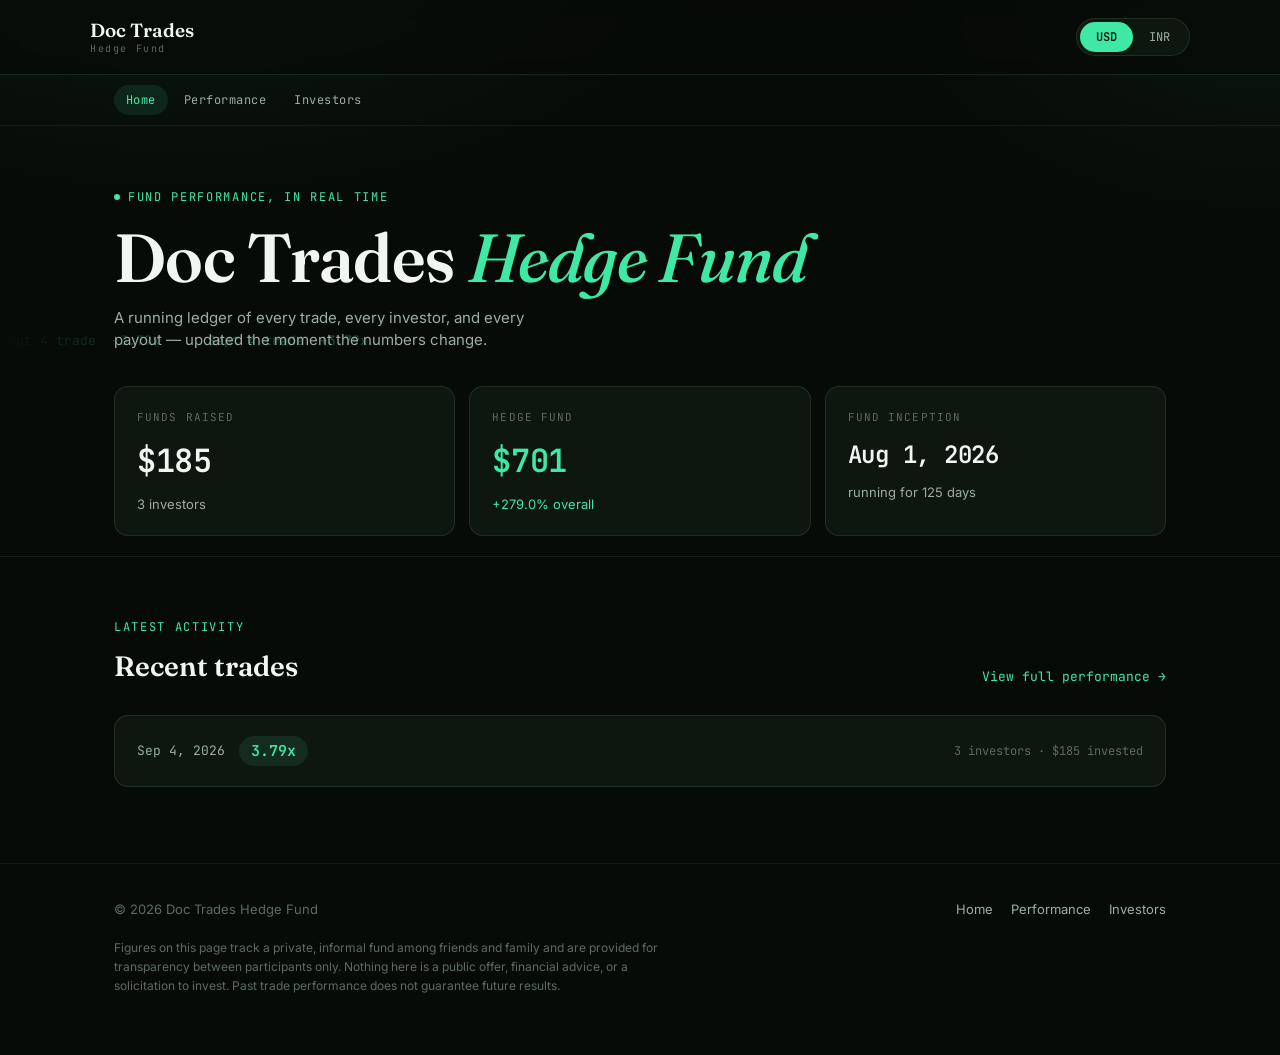
<file: index.html>
<!doctype html>
<html lang="en">
<head>
  <meta charset="UTF-8" />
  <meta name="viewport" content="width=device-width, initial-scale=1, viewport-fit=cover" />
  <title>Doc Trades — Hedge Fund</title>
  <meta name="description" content="Live performance, trade history, and an expected return calculator for the Doc Trades Hedge Fund." />
  <link rel="stylesheet" href="assets/css/style.css" />
</head>
<body data-page="index">

  <div id="site-header"></div>

  <main>
    <section class="hero">
      <div class="ticker" id="hero-ticker"></div>
      <div class="wrap">
        <span class="eyebrow"><span class="dot"></span>Fund performance, in real time</span>
        <h1>Doc Trades <em>Hedge Fund</em></h1>
        <p class="sub">A running ledger of every trade, every investor, and every payout — updated the moment the numbers change.</p>

        <div class="stats" id="stats"></div>
      </div>
    </section>

    <section class="section">
      <div class="wrap">
        <div class="section-head">
          <div>
            <span class="eyebrow">Latest activity</span>
            <h2>Recent trades</h2>
          </div>
          <p><a href="performance.html" style="color:var(--accent); text-decoration:none; font-family:var(--mono); font-size:13px;">View full performance &rarr;</a></p>
        </div>
        <div class="trade-list" id="recent-trades"></div>
      </div>
    </section>

  </main>

  <div id="site-footer"></div>

  <script src="assets/js/config.js"></script>
  <script src="assets/js/app.js"></script>
  <script src="assets/js/pages/home.js"></script>
</body>
</html>
</file>
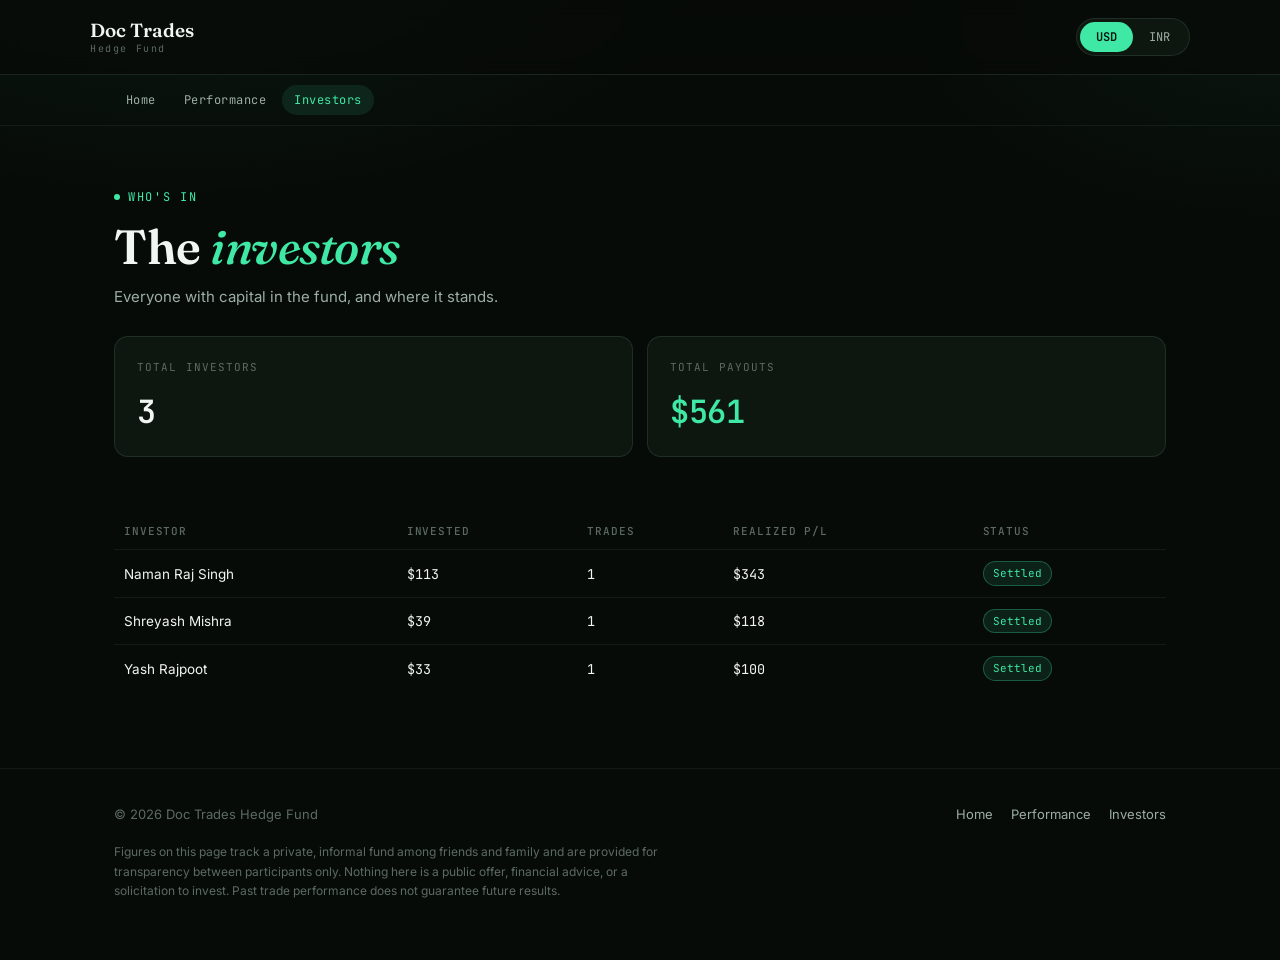
<file: investors.html>
<!doctype html>
<html lang="en">
<head>
  <meta charset="UTF-8" />
  <meta name="viewport" content="width=device-width, initial-scale=1, viewport-fit=cover" />
  <title>Investors — Doc Trades Hedge Fund</title>
  <meta name="description" content="Investor directory and capital breakdown for the Doc Trades Hedge Fund." />
  <link rel="stylesheet" href="assets/css/style.css" />
</head>
<body data-page="investors">

  <div id="site-header"></div>

  <main>
    <section class="hero" style="padding-bottom: 10px;">
      <div class="wrap">
        <span class="eyebrow"><span class="dot"></span>Who's in</span>
        <h1 style="font-size: clamp(32px, 6vw, 48px);">The <em>investors</em></h1>
        <p class="sub">Everyone with capital in the fund, and where it stands.</p>
        <div class="stats stats-two" id="investor-summary"></div>
      </div>
    </section>

    <section class="section" style="border-top:none;">
      <div class="wrap">
        <div id="investor-table"></div>
      </div>
    </section>


  </main>

  <div id="site-footer"></div>

  <script src="assets/js/config.js"></script>
  <script src="assets/js/app.js"></script>
  <script src="assets/js/pages/investors.js"></script>
</body>
</html>
</file>
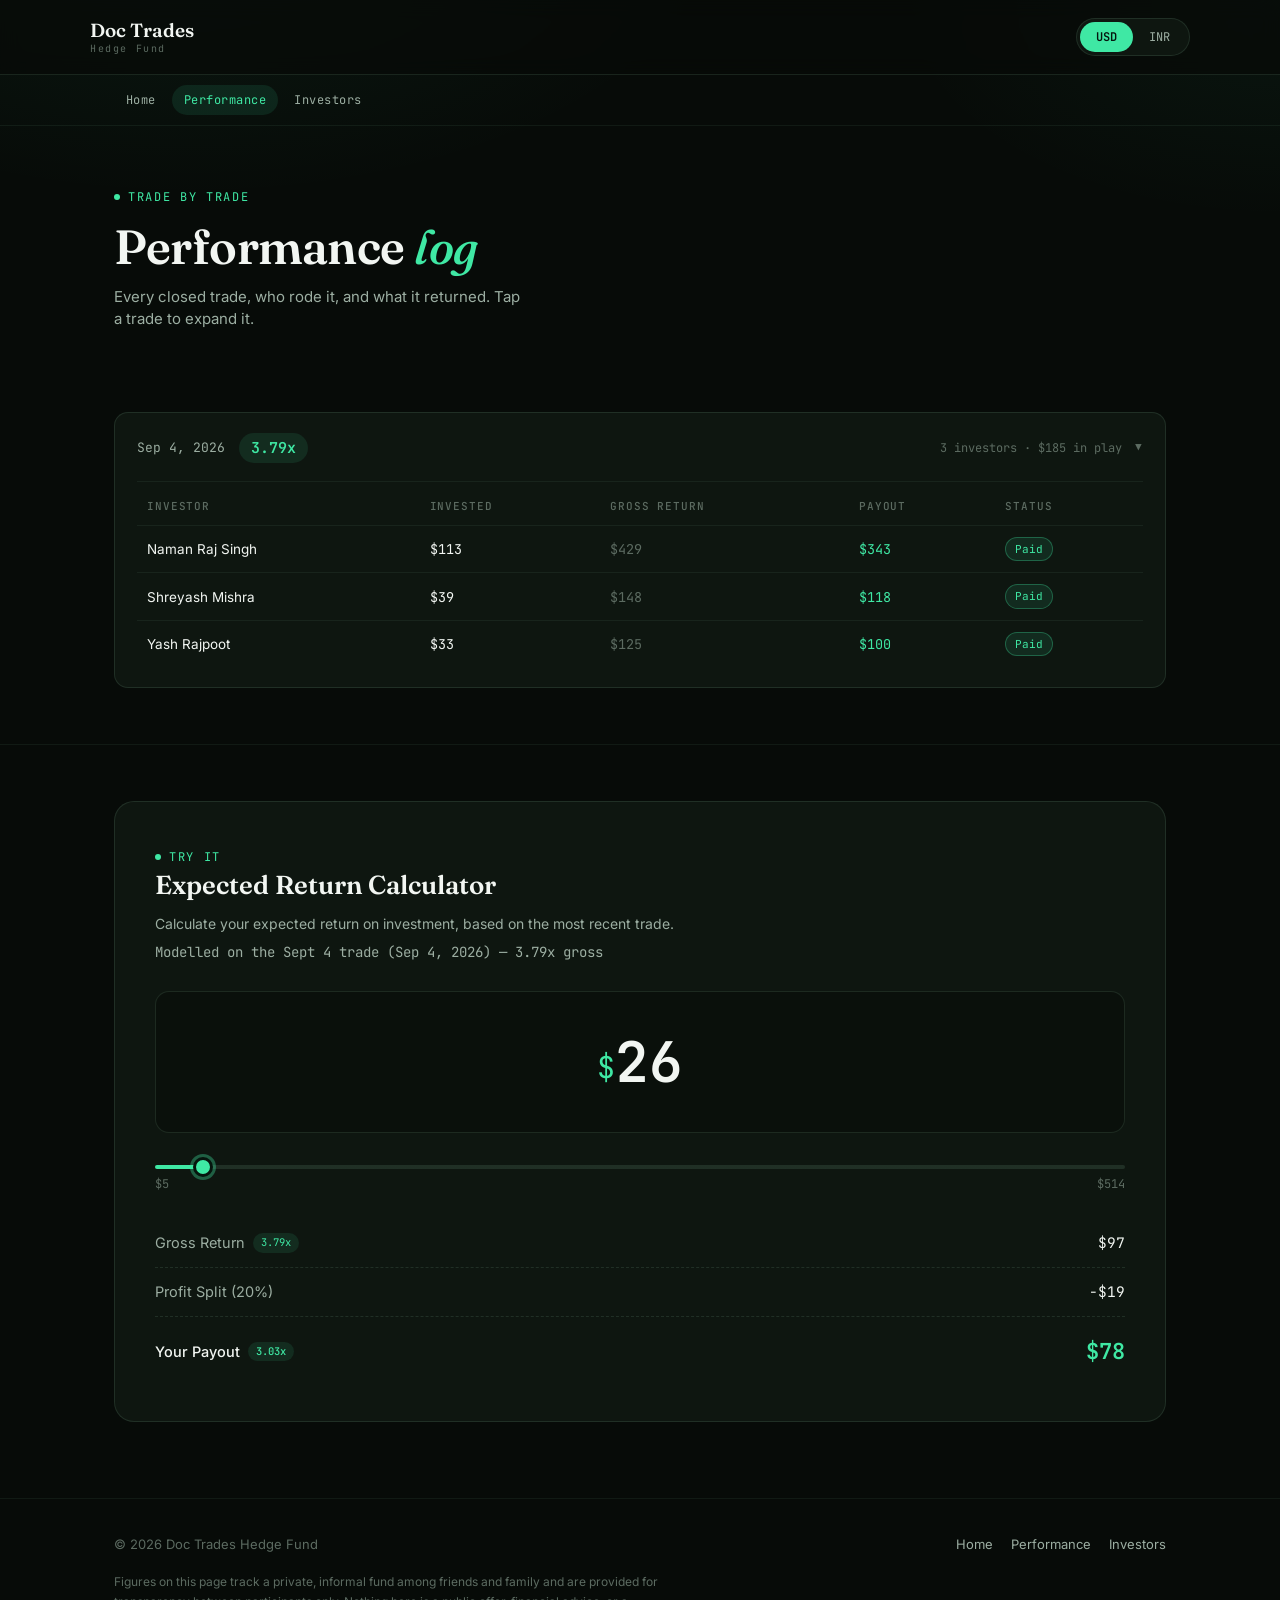
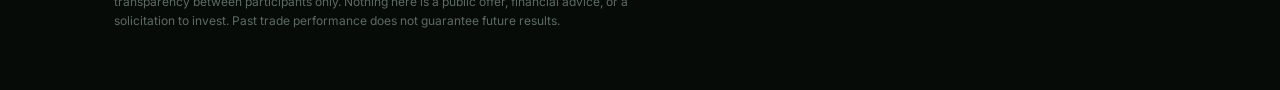
<file: performance.html>
<!doctype html>
<html lang="en">
<head>
  <meta charset="UTF-8" />
  <meta name="viewport" content="width=device-width, initial-scale=1, viewport-fit=cover" />
  <title>Performance — Doc Trades Hedge Fund</title>
  <meta name="description" content="Full trade-by-trade performance log for the Doc Trades Hedge Fund." />
  <link rel="stylesheet" href="assets/css/style.css" />
</head>
<body data-page="performance">

  <div id="site-header"></div>

  <main>
    <section class="hero" style="padding-bottom: 10px;">
      <div class="wrap">
        <span class="eyebrow"><span class="dot"></span>Trade by trade</span>
        <h1 style="font-size: clamp(32px, 6vw, 48px);">Performance <em>log</em></h1>
        <p class="sub">Every closed trade, who rode it, and what it returned. Tap a trade to expand it.</p>
      </div>
    </section>

    <section class="section" style="border-top:none;">
      <div class="wrap">
        <div class="trade-list" id="trade-timeline"></div>
      </div>
    </section>

    <section class="section">
      <div class="wrap">
        <div data-component="calculator"></div>
      </div>
    </section>
  </main>

  <div id="site-footer"></div>

  <script src="assets/js/config.js"></script>
  <script src="assets/js/app.js"></script>
  <script src="assets/js/pages/performance.js"></script>
</body>
</html>
</file>
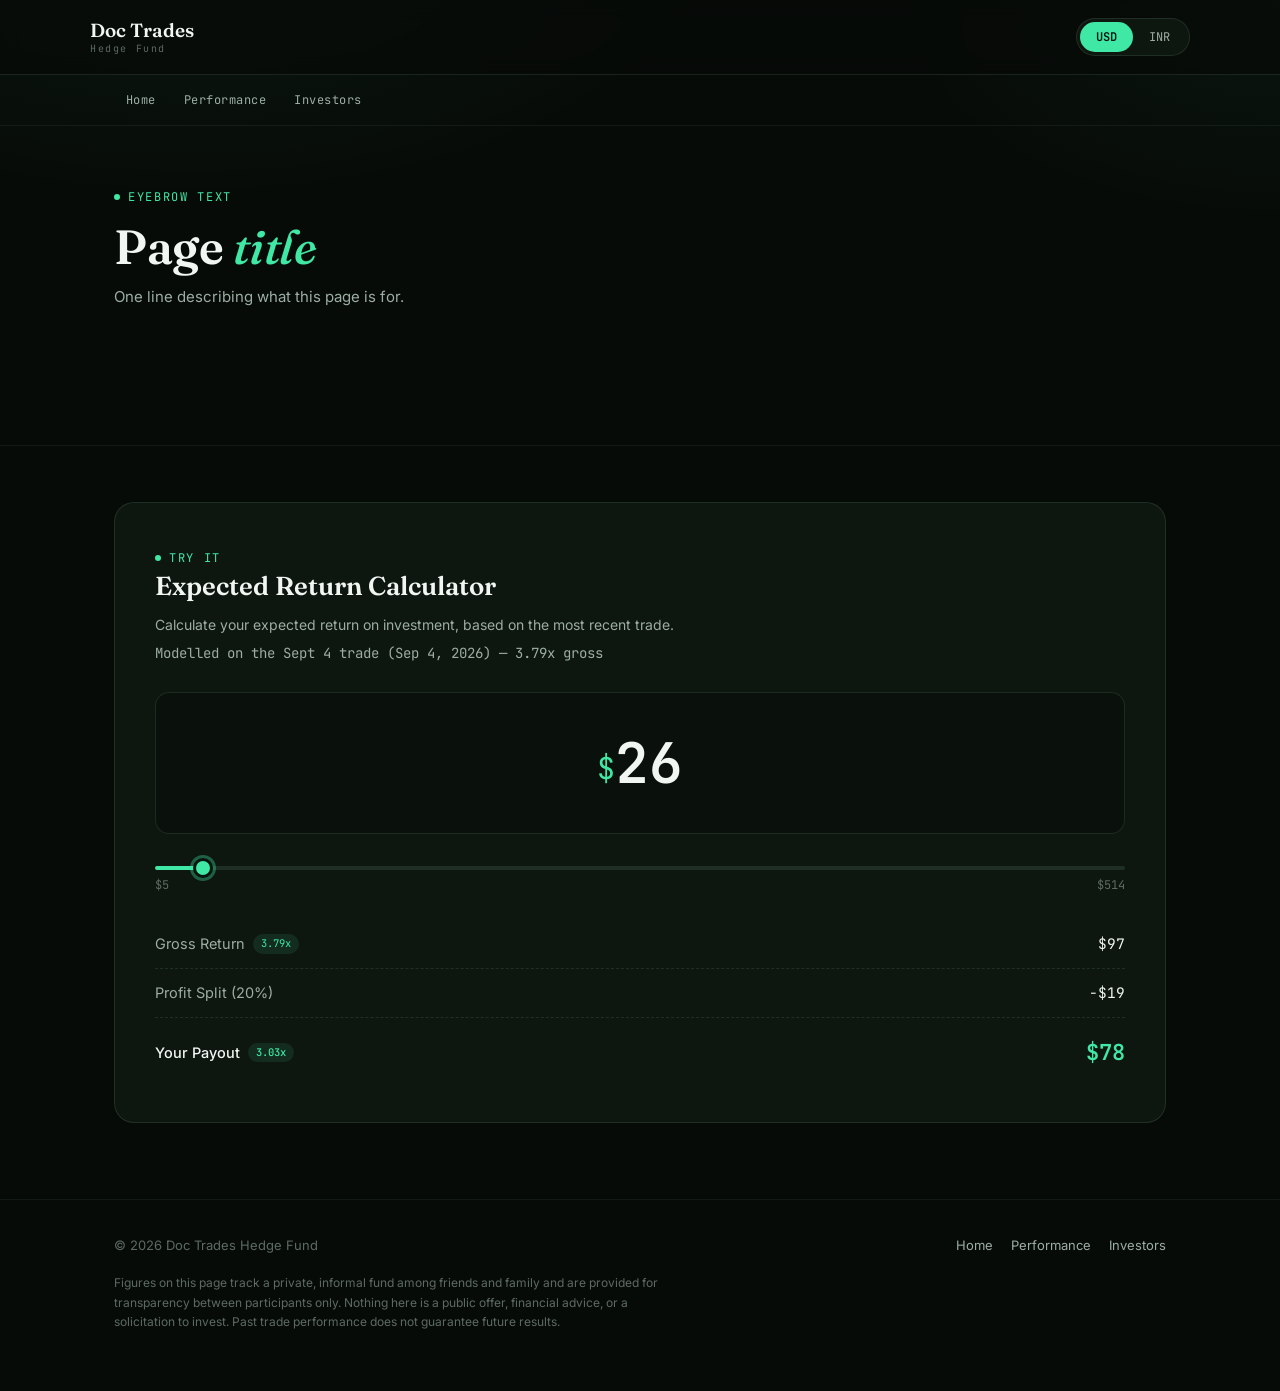
<file: template.html>
<!--
  TEMPLATE — copy this file to create a new page.

  1. Rename the file (e.g. faq.html).
  2. Change <title> and data-page below.
  3. Add { href: "faq.html", label: "FAQ" } to NAV_LINKS in
     assets/js/app.js so it shows up in the nav.
  4. Put your content between <main> and </main>.
     - Use class="section" for each content block.
     - Drop <div data-component="calculator"></div> anywhere
       you want the Return Calculator to appear.
  5. If the page needs its own dynamic content driven by
     CONFIG/NEWS, create assets/js/pages/yourpage.js (copy the
     pattern in assets/js/pages/investors.js) and include it
     at the bottom, after app.js.
-->
<!doctype html>
<html lang="en">
<head>
  <meta charset="UTF-8" />
  <meta name="viewport" content="width=device-width, initial-scale=1, viewport-fit=cover" />
  <title>Page Title — Doc Trades Hedge Fund</title>
  <link rel="stylesheet" href="assets/css/style.css" />
</head>
<body data-page="template">

  <div id="site-header"></div>

  <main>
    <section class="hero" style="padding-bottom: 10px;">
      <div class="wrap">
        <span class="eyebrow"><span class="dot"></span>Eyebrow text</span>
        <h1 style="font-size: clamp(32px, 6vw, 48px);">Page <em>title</em></h1>
        <p class="sub">One line describing what this page is for.</p>
      </div>
    </section>

    <section class="section" style="border-top:none;">
      <div class="wrap">
        <!-- your content here -->
      </div>
    </section>

    <section class="section">
      <div class="wrap">
        <div data-component="calculator"></div>
      </div>
    </section>
  </main>

  <div id="site-footer"></div>

  <script src="assets/js/config.js"></script>
  <script src="assets/js/app.js"></script>
  <!-- <script src="assets/js/pages/yourpage.js"></script> -->
  <script>
    document.addEventListener("DOMContentLoaded", () => Site.init("template.html"));
  </script>
</body>
</html>
</file>
<file: assets/css/style.css>
/* ============================================================
   DOC TRADES — THEME
   Near-black ledger green, mint accent, serif/mono/sans type
   trio. One signature element: the live ticker tape in the
   hero, built from the actual trade log, not decoration.
   ============================================================ */

@import url('https://fonts.googleapis.com/css2?family=Fraunces:ital,opsz,wght@0,9..144,400;0,9..144,600;1,9..144,500;1,9..144,600&family=JetBrains+Mono:wght@400;500;600&family=Inter:wght@400;500;600&display=swap');

:root {
  --bg: #070b08;
  --bg-soft: #0a100b;
  --card: #0e1610;
  --card-hover: #111c14;
  --line: rgba(140, 200, 165, 0.14);
  --line-soft: rgba(140, 200, 165, 0.08);

  --accent: #3fe8a4;
  --accent-dim: #2a9d6f;
  --accent-wash: rgba(63, 232, 164, 0.1);

  --text: #f2f6f2;
  --text-dim: #9caea2;
  --text-faint: #5c6b61;

  --display: 'Fraunces', Georgia, serif;
  --mono: 'JetBrains Mono', ui-monospace, Menlo, monospace;
  --sans: 'Inter', -apple-system, sans-serif;

  --radius: 14px;
  --radius-sm: 8px;
  --container: 1100px;
}

* { box-sizing: border-box; }
html { -webkit-text-size-adjust: 100%; }

body {
  margin: 0;
  background: var(--bg);
  background-image:
    radial-gradient(ellipse 900px 480px at 15% -10%, rgba(63, 232, 164, 0.07), transparent 60%),
    radial-gradient(ellipse 700px 400px at 100% 0%, rgba(63, 232, 164, 0.05), transparent 55%);
  background-attachment: fixed;
  color: var(--text);
  font-family: var(--sans);
  line-height: 1.5;
  -webkit-font-smoothing: antialiased;
}

a { color: inherit; }
img { max-width: 100%; display: block; }

.wrap {
  max-width: var(--container);
  margin: 0 auto;
  padding: 0 24px;
}

.eyebrow {
  font-family: var(--mono);
  font-size: 12px;
  letter-spacing: 0.14em;
  text-transform: uppercase;
  color: var(--accent);
  display: inline-flex;
  align-items: center;
  gap: 8px;
}

.eyebrow .dot {
  width: 6px;
  height: 6px;
  border-radius: 50%;
  background: var(--accent);
  box-shadow: 0 0 0 0 rgba(63, 232, 164, 0.6);
  animation: pulse 2.2s ease-out infinite;
}

@keyframes pulse {
  0%   { box-shadow: 0 0 0 0 rgba(63, 232, 164, 0.55); }
  70%  { box-shadow: 0 0 0 8px rgba(63, 232, 164, 0); }
  100% { box-shadow: 0 0 0 0 rgba(63, 232, 164, 0); }
}

@media (prefers-reduced-motion: reduce) {
  .eyebrow .dot { animation: none; }
  * { scroll-behavior: auto !important; }
}

/* ---------- Header ---------- */

header.site {
  border-bottom: 1px solid var(--line);
  background: rgba(7, 11, 8, 0.72);
  backdrop-filter: blur(10px);
  position: sticky;
  top: 0;
  z-index: 40;
}

.header-row {
  display: flex;
  align-items: center;
  justify-content: space-between;
  padding: 18px 0;
  gap: 16px;
}

.brand {
  display: flex;
  flex-direction: column;
  line-height: 1.1;
  text-decoration: none;
}

.brand .name {
  font-family: var(--display);
  font-weight: 600;
  font-size: 19px;
  color: var(--text);
}

.brand .kind {
  font-family: var(--mono);
  font-size: 10px;
  letter-spacing: 0.16em;
  color: var(--text-faint);
  margin-top: 2px;
}

.toggle {
  display: inline-flex;
  background: var(--card);
  border: 1px solid var(--line);
  border-radius: 999px;
  padding: 3px;
  font-family: var(--mono);
  font-size: 12px;
  font-weight: 500;
}

.toggle button {
  border: none;
  background: transparent;
  color: var(--text-dim);
  padding: 7px 16px;
  border-radius: 999px;
  cursor: pointer;
  font-family: inherit;
  font-size: inherit;
  transition: background 0.2s ease, color 0.2s ease;
}

.toggle button.active {
  background: var(--accent);
  color: #06150e;
  font-weight: 600;
}

/* secondary nav (page tabs) */

.subnav {
  border-bottom: 1px solid var(--line-soft);
}

.subnav .wrap {
  display: flex;
  gap: 4px;
  overflow-x: auto;
  padding-top: 10px;
  padding-bottom: 10px;
  scrollbar-width: none;
}

.subnav .wrap::-webkit-scrollbar { display: none; }

.subnav a {
  font-family: var(--mono);
  font-size: 12px;
  letter-spacing: 0.04em;
  text-decoration: none;
  color: var(--text-dim);
  padding: 6px 12px;
  border-radius: 999px;
  white-space: nowrap;
  transition: color 0.2s ease, background 0.2s ease;
}

.subnav a:hover { color: var(--text); }

.subnav a.active {
  color: var(--accent);
  background: var(--accent-wash);
}

/* ---------- Hero ---------- */

.hero {
  position: relative;
  padding: 56px 0 20px;
  overflow: hidden;
}

.hero h1 {
  font-family: var(--display);
  font-weight: 600;
  font-size: clamp(38px, 7.5vw, 68px);
  line-height: 1.04;
  margin: 16px 0 0;
  letter-spacing: -0.01em;
}

.hero h1 em {
  font-style: italic;
  font-weight: 500;
  color: var(--accent);
}

.hero .sub {
  margin-top: 14px;
  max-width: 46ch;
  color: var(--text-dim);
  font-size: 15px;
}

/* signature: ticker tape of real trade multipliers, faint, behind content */

.ticker {
  position: absolute;
  inset: 0;
  z-index: -1;
  display: flex;
  align-items: center;
  overflow: hidden;
  opacity: 0.5;
  mask-image: linear-gradient(90deg, transparent, black 15%, black 85%, transparent);
}

.ticker-track {
  display: flex;
  gap: 48px;
  white-space: nowrap;
  animation: scroll-left 42s linear infinite;
  font-family: var(--mono);
  font-size: 13px;
  color: var(--text-faint);
}

.ticker-track span.up { color: var(--accent-dim); }

@keyframes scroll-left {
  from { transform: translateX(0); }
  to   { transform: translateX(-50%); }
}

@media (prefers-reduced-motion: reduce) {
  .ticker-track { animation: none; }
}

/* ---------- Stat cards ---------- */

.stats {
  display: grid;
  grid-template-columns: repeat(3, 1fr);
  gap: 14px;
  margin-top: 34px;
}

.stat-card {
  background: var(--card);
  border: 1px solid var(--line);
  border-radius: var(--radius);
  padding: 22px 22px 20px;
}

.stat-card .label {
  font-family: var(--mono);
  font-size: 11px;
  letter-spacing: 0.1em;
  text-transform: uppercase;
  color: var(--text-faint);
}

.stat-card .value {
  font-family: var(--mono);
  font-size: 32px;
  font-weight: 600;
  margin-top: 12px;
  letter-spacing: -0.01em;
}

.stat-card .value.accent { color: var(--accent); }

.stat-card .foot {
  margin-top: 10px;
  font-size: 13px;
  color: var(--text-dim);
}

.stat-card .foot.pos { color: var(--accent); }

.stats.stats-two {
  grid-template-columns: repeat(2, 1fr);
  margin-top: 28px;
}

@media (max-width: 760px) {
  .stats { grid-template-columns: 1fr; }
}

/* ---------- Sections ---------- */

.section {
  padding: 56px 0;
  border-top: 1px solid var(--line-soft);
}

.section-head {
  display: flex;
  align-items: flex-end;
  justify-content: space-between;
  gap: 20px;
  margin-bottom: 28px;
  flex-wrap: wrap;
}

.section-head h2 {
  font-family: var(--display);
  font-weight: 600;
  font-size: 28px;
  margin: 8px 0 0;
}

.section-head p {
  color: var(--text-dim);
  font-size: 14px;
  margin: 0;
  max-width: 50ch;
}

/* ---------- Trade / performance cards ---------- */

.trade-list {
  display: flex;
  flex-direction: column;
  gap: 12px;
}

.trade-card {
  background: var(--card);
  border: 1px solid var(--line);
  border-radius: var(--radius);
  padding: 20px 22px;
}

.trade-card summary {
  list-style: none;
  cursor: pointer;
  display: flex;
  align-items: center;
  justify-content: space-between;
  gap: 16px;
  flex-wrap: wrap;
}

.trade-card summary::-webkit-details-marker { display: none; }

.trade-head-left { display: flex; align-items: center; gap: 14px; }

.trade-date {
  font-family: var(--mono);
  font-size: 13px;
  color: var(--text-dim);
}

.trade-multi {
  font-family: var(--mono);
  font-weight: 600;
  font-size: 15px;
  color: var(--accent);
  background: var(--accent-wash);
  border-radius: 999px;
  padding: 4px 12px;
}

.trade-meta {
  font-family: var(--mono);
  font-size: 12px;
  color: var(--text-faint);
}

.trade-caret {
  color: var(--text-faint);
  transition: transform 0.2s ease;
  font-size: 13px;
}

details[open] .trade-caret { transform: rotate(90deg); }

.trade-body {
  margin-top: 18px;
  border-top: 1px solid var(--line-soft);
  padding-top: 16px;
}

/* ---------- Tables ---------- */

table.data {
  width: 100%;
  border-collapse: collapse;
  font-size: 14px;
}

table.data th {
  text-align: left;
  font-family: var(--mono);
  font-size: 11px;
  letter-spacing: 0.08em;
  text-transform: uppercase;
  color: var(--text-faint);
  font-weight: 500;
  padding: 0 10px 10px;
  border-bottom: 1px solid var(--line-soft);
}

table.data td {
  padding: 11px 10px;
  border-bottom: 1px solid var(--line-soft);
  font-family: var(--mono);
  font-size: 13.5px;
}

table.data tr:last-child td { border-bottom: none; }

table.data td.name { font-family: var(--sans); color: var(--text); }

.badge {
  display: inline-flex;
  align-items: center;
  gap: 6px;
  font-family: var(--mono);
  font-size: 11px;
  padding: 3px 9px;
  border-radius: 999px;
  border: 1px solid var(--line);
  color: var(--text-dim);
}

.badge.paid { color: var(--accent); border-color: rgba(63,232,164,0.3); background: var(--accent-wash); }

.masked { color: var(--text-faint); letter-spacing: 0.1em; }

/* ---------- Calculator ---------- */

.calc {
  background: var(--card);
  border: 1px solid var(--line);
  border-radius: 20px;
  padding: clamp(20px, 4vw, 40px);
}

.calc-head h2 {
  font-family: var(--display);
  font-size: 26px;
  font-weight: 600;
  margin: 0;
}

.calc-head p {
  color: var(--text-dim);
  font-size: 14px;
  margin: 8px 0 0;
}

.calc-basis {
  font-family: var(--mono);
  font-size: 12px;
  color: var(--text-faint);
  margin-top: 10px;
}

.calc-amount {
  margin: 28px 0 18px;
  background: var(--bg-soft);
  border: 1px solid var(--line);
  border-radius: var(--radius);
  padding: 28px;
  text-align: center;
}

.calc-amount .sign { color: var(--accent); font-family: var(--mono); font-size: 30px; vertical-align: 4px; }

.calc-amount .num {
  font-family: var(--mono);
  font-size: clamp(38px, 8vw, 56px);
  font-weight: 600;
}

input[type="range"] {
  width: 100%;
  -webkit-appearance: none;
  appearance: none;
  height: 4px;
  border-radius: 999px;
  background: linear-gradient(90deg, var(--accent) 0%, var(--accent) var(--fill, 0%), var(--line) var(--fill, 0%), var(--line) 100%);
  margin: 10px 0 6px;
}

input[type="range"]::-webkit-slider-thumb {
  -webkit-appearance: none;
  appearance: none;
  width: 20px;
  height: 20px;
  border-radius: 50%;
  background: var(--accent);
  border: 3px solid #06150e;
  box-shadow: 0 0 0 3px rgba(63,232,164,0.35);
  cursor: pointer;
}

input[type="range"]::-moz-range-thumb {
  width: 20px;
  height: 20px;
  border-radius: 50%;
  background: var(--accent);
  border: 3px solid #06150e;
  box-shadow: 0 0 0 3px rgba(63,232,164,0.35);
  cursor: pointer;
}

.range-labels {
  display: flex;
  justify-content: space-between;
  font-family: var(--mono);
  font-size: 12px;
  color: var(--text-faint);
}

.calc-rows {
  margin-top: 26px;
}

.calc-row {
  display: flex;
  align-items: center;
  justify-content: space-between;
  padding: 13px 0;
  border-bottom: 1px dashed var(--line);
  font-size: 14.5px;
}

.calc-row:last-child { border-bottom: none; }

.calc-row .rlabel { display: flex; align-items: center; gap: 8px; color: var(--text-dim); }

.tag {
  font-family: var(--mono);
  font-size: 10.5px;
  background: var(--accent-wash);
  color: var(--accent);
  padding: 2px 8px;
  border-radius: 999px;
}

.calc-row .rvalue { font-family: var(--mono); font-size: 14.5px; }
.calc-row.total { padding-top: 18px; }
.calc-row.total .rlabel { color: var(--text); font-weight: 500; }
.calc-row.total .rvalue { color: var(--accent); font-size: 22px; font-weight: 600; }

/* ---------- Footer ---------- */

footer.site {
  border-top: 1px solid var(--line-soft);
  padding: 36px 0 48px;
  margin-top: 20px;
}

.footer-row {
  display: flex;
  justify-content: space-between;
  gap: 20px;
  flex-wrap: wrap;
  font-size: 13px;
  color: var(--text-faint);
}

.footer-links { display: flex; gap: 18px; }
.footer-links a { text-decoration: none; color: var(--text-dim); }
.footer-links a:hover { color: var(--accent); }

.disclaimer {
  margin-top: 18px;
  font-size: 12px;
  color: var(--text-faint);
  max-width: 70ch;
  line-height: 1.6;
}

/* ---------- Empty state ---------- */

.empty {
  border: 1px dashed var(--line);
  border-radius: var(--radius);
  padding: 30px;
  text-align: center;
  color: var(--text-faint);
  font-family: var(--mono);
  font-size: 13px;
}

/* focus visibility */
a:focus-visible, button:focus-visible, input:focus-visible, summary:focus-visible {
  outline: 2px solid var(--accent);
  outline-offset: 2px;
}


.mute{
  color: var(--text-faint);
}

.profit{
  color: var(--accent);
}
</file>
